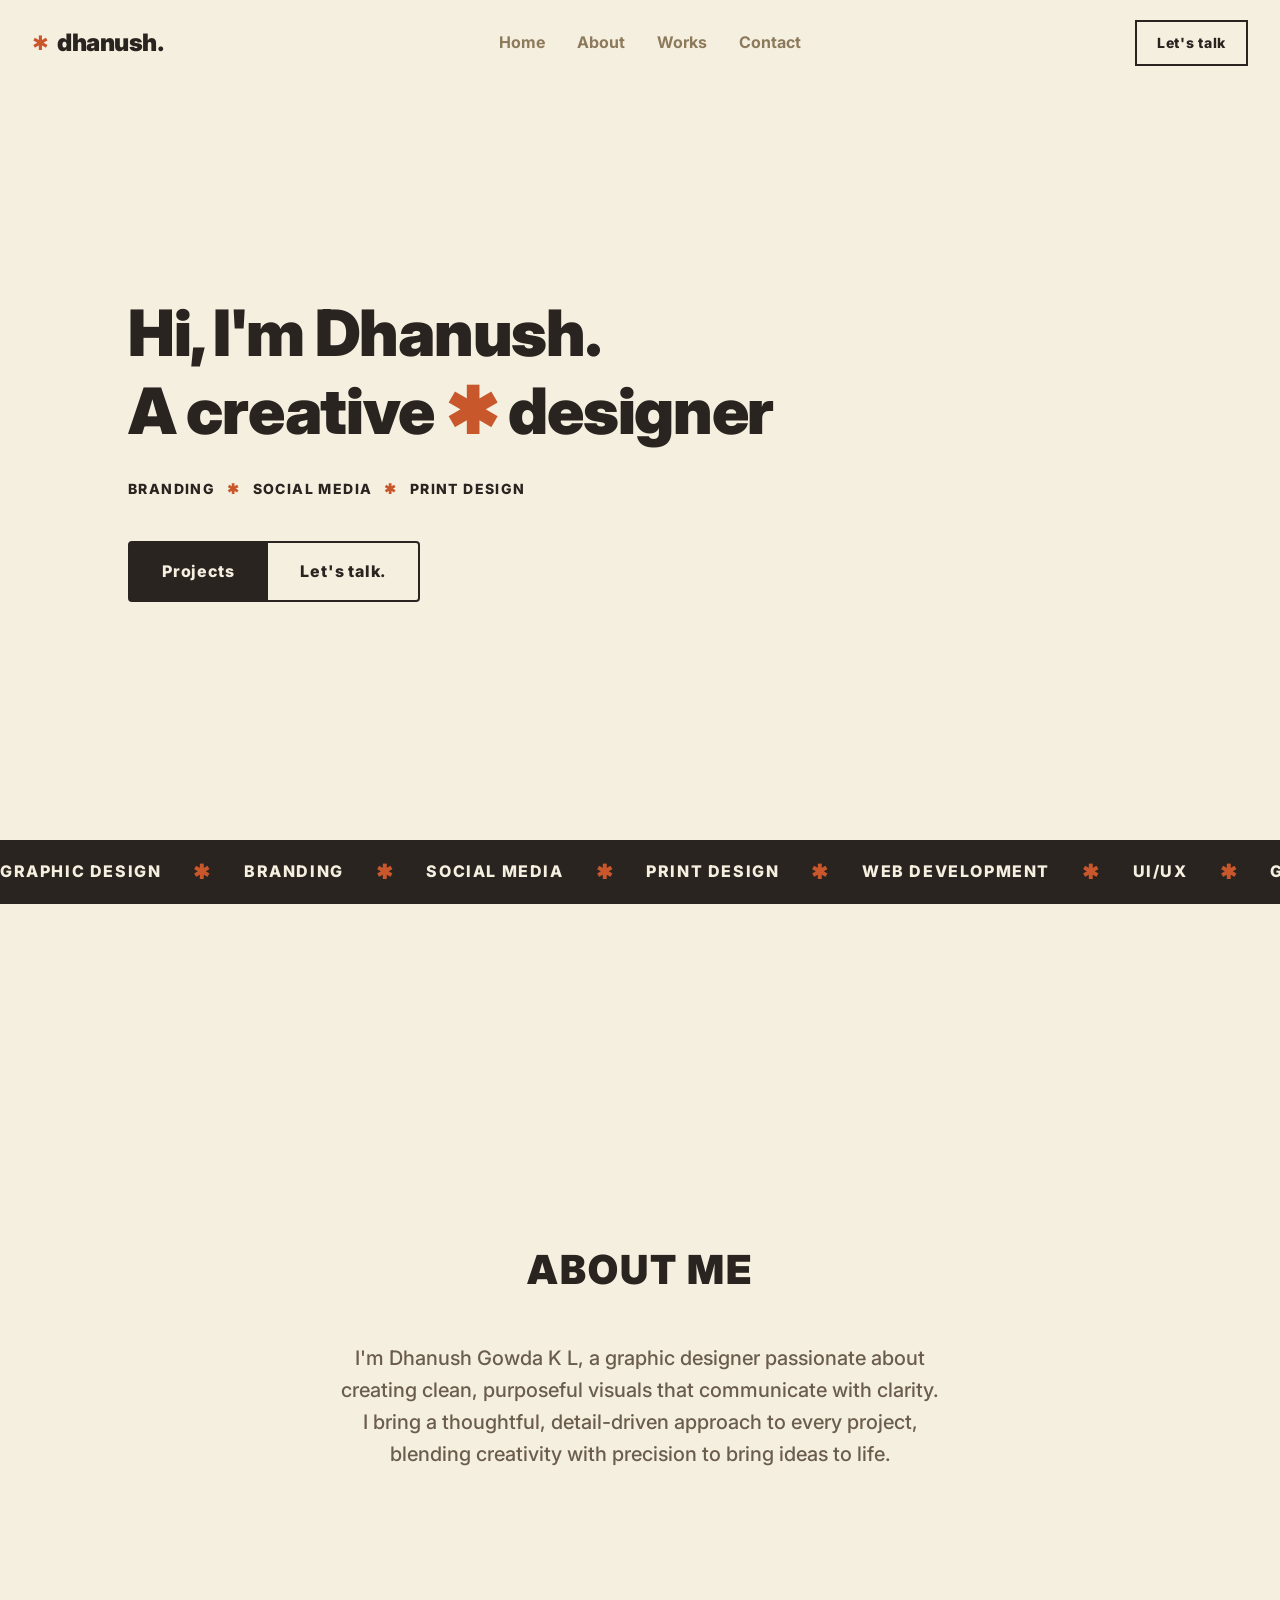
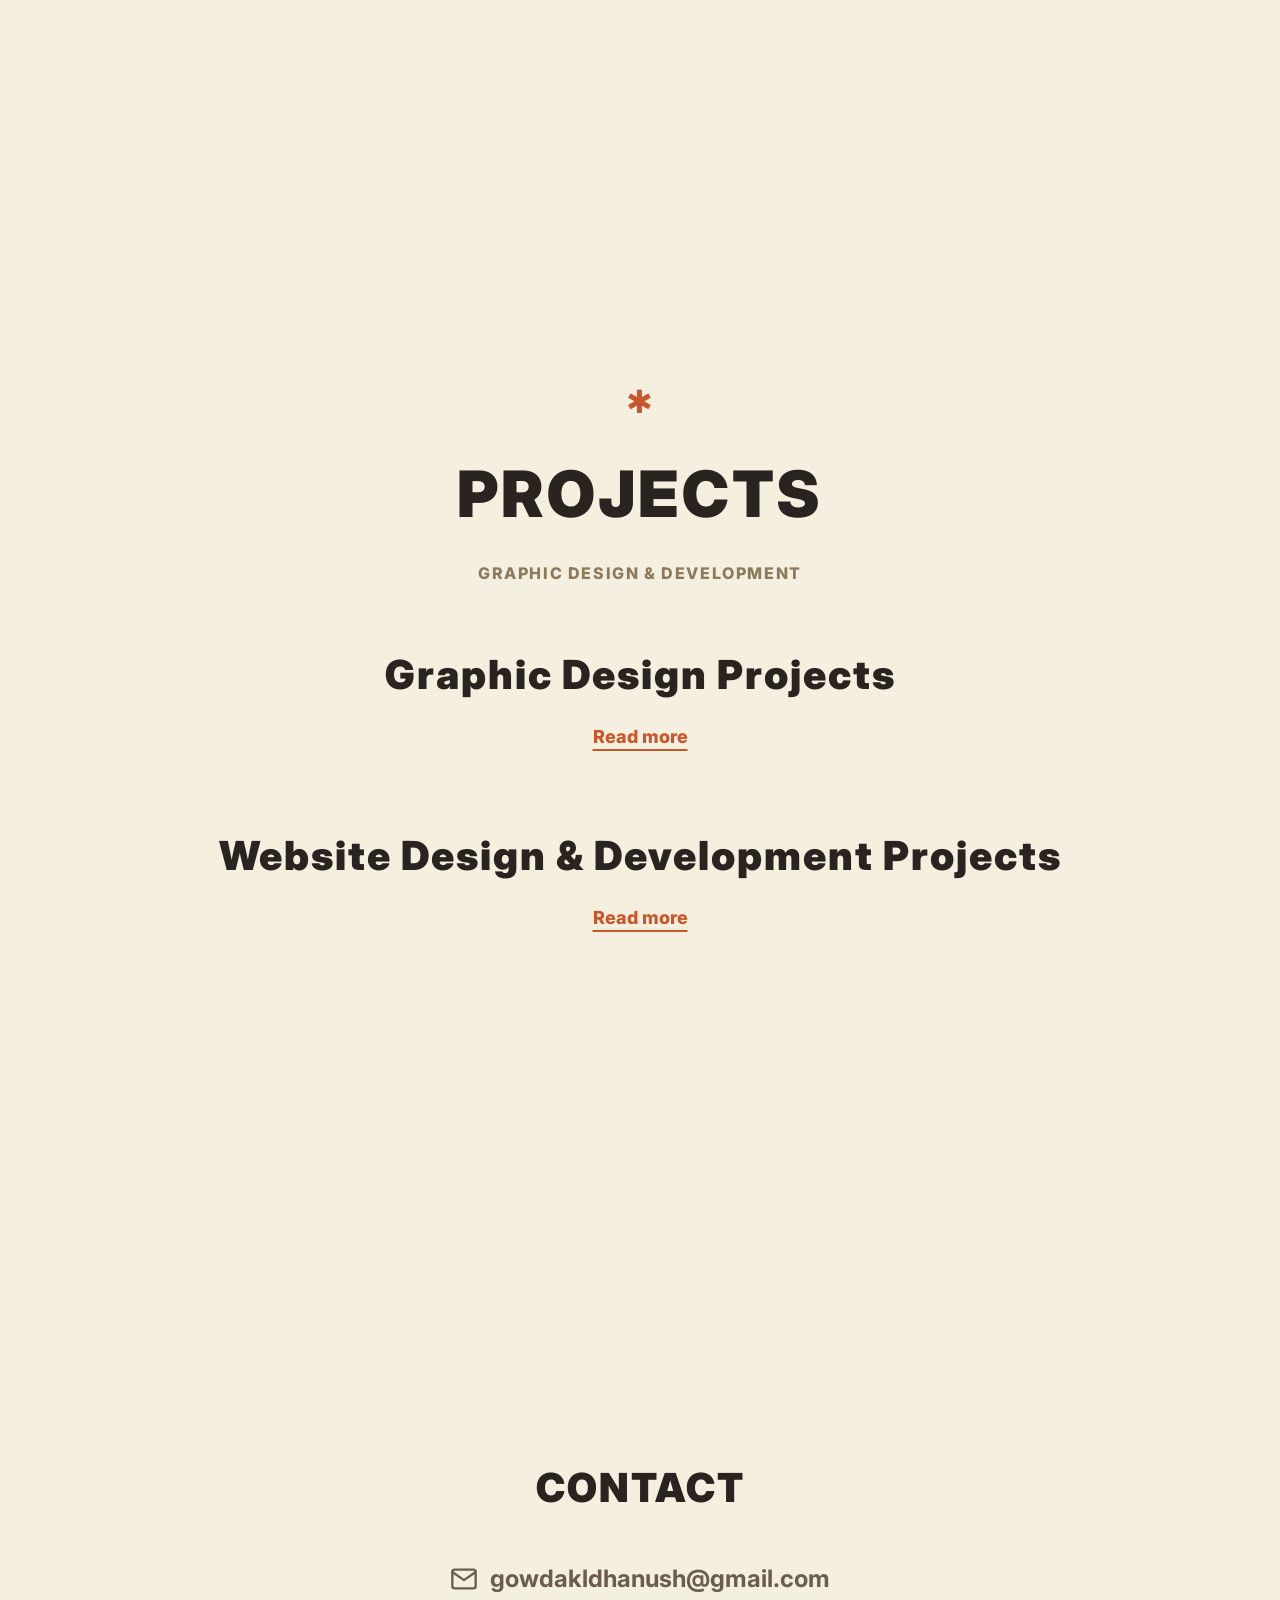
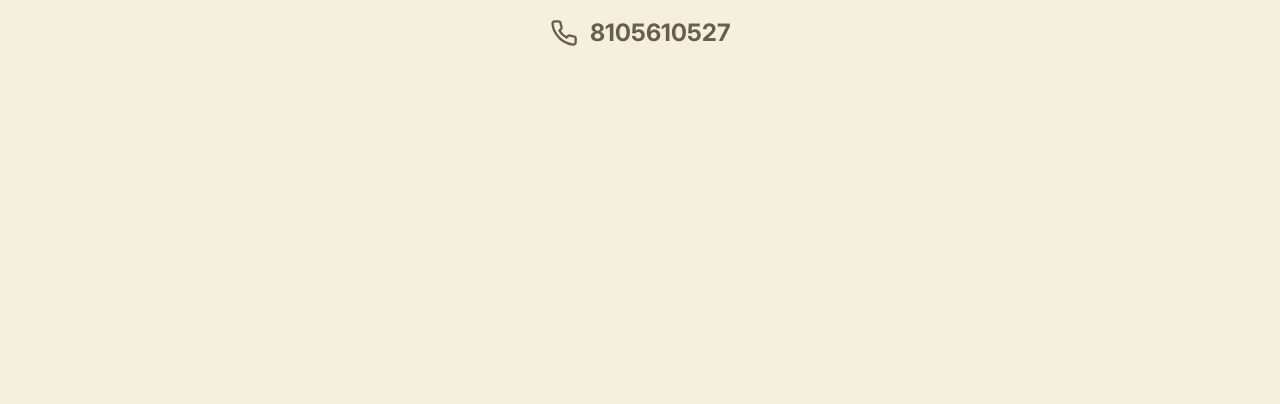
<file: index.html>
<!DOCTYPE html>
<html lang="en">
<head>
  <meta charset="UTF-8">
  <meta name="viewport" content="width=device-width, initial-scale=1.0">
  <title>Dhanush | Graphic Designer</title>
  <link rel="stylesheet" href="styles.css">
</head>
<body>
  <nav>
    <a href="index.html" class="logo-container">
      <span class="sunburst-icon-small">✱</span>
      <span class="logo">dhanush.</span>
    </a>
    <div class="nav-links">
      <a href="#">Home</a>
      <a href="#about">About</a>
      <a href="#projects">Works</a>
      <a href="#contact">Contact</a>
    </div>
    <a href="#contact" class="btn btn-secondary" style="padding: 10px 20px; font-size: 0.875rem;">Let's talk</a>
  </nav>

  <main>
    <section id="hero" class="fade-in">
      <div class="hero-headlines">
        <h1>Hi, I'm Dhanush.</h1>
        <h1>A creative <span class="accent-color">✱</span> designer</h1>
      </div>
      <div class="hero-skills">
        BRANDING <span class="accent-color">✱</span> SOCIAL MEDIA <span class="accent-color">✱</span> PRINT DESIGN
      </div>
      <div class="split-btn-group">
        <a href="#projects" class="btn btn-primary">Projects</a>
        <a href="#contact" class="btn btn-secondary">Let's talk.</a>
      </div>
    </section>

    <!-- Ticker Bar -->
    <div class="ticker-wrap fade-in">
      <div class="ticker-content">
        <div class="ticker-item">GRAPHIC DESIGN <span class="ticker-icon">✱</span></div>
        <div class="ticker-item">BRANDING <span class="ticker-icon">✱</span></div>
        <div class="ticker-item">SOCIAL MEDIA <span class="ticker-icon">✱</span></div>
        <div class="ticker-item">PRINT DESIGN <span class="ticker-icon">✱</span></div>
        <div class="ticker-item">WEB DEVELOPMENT <span class="ticker-icon">✱</span></div>
        <div class="ticker-item">UI/UX <span class="ticker-icon">✱</span></div>
        <!-- Duplicated for seamless loop -->
        <div class="ticker-item">GRAPHIC DESIGN <span class="ticker-icon">✱</span></div>
        <div class="ticker-item">BRANDING <span class="ticker-icon">✱</span></div>
        <div class="ticker-item">SOCIAL MEDIA <span class="ticker-icon">✱</span></div>
        <div class="ticker-item">PRINT DESIGN <span class="ticker-icon">✱</span></div>
        <div class="ticker-item">WEB DEVELOPMENT <span class="ticker-icon">✱</span></div>
        <div class="ticker-item">UI/UX <span class="ticker-icon">✱</span></div>
      </div>
    </div>

    <section id="about" class="fade-in">
      <h2>ABOUT ME</h2>
      <p>I'm Dhanush Gowda K L, a graphic designer passionate about creating clean, purposeful visuals that communicate with clarity. I bring a thoughtful, detail-driven approach to every project, blending creativity with precision to bring ideas to life.</p>
    </section>

    <section id="projects" class="fade-in">
      <div class="section-header-block">
        <span class="sunburst-icon">✱</span>
        <h2>Projects</h2>
        <span class="subtitle">GRAPHIC DESIGN & DEVELOPMENT</span>
      </div>

      <div class="projects-container">
        <!-- Row 1 -->
        <a href="graphic-design.html" class="project-row">
          <div class="project-text">
            <h3 class="project-title">Graphic Design Projects</h3>
            <span class="read-more">Read more</span>
          </div>
        </a>

        <!-- Row 2 -->
        <a href="web-development.html" class="project-row">
          <div class="project-text">
            <h3 class="project-title">Website Design & Development Projects</h3>
            <span class="read-more">Read more</span>
          </div>
        </a>
      </div>
    </section>

    <section id="contact" class="fade-in">
      <h2>CONTACT</h2>
      <div class="contact-info">
        <a href="mailto:gowdakldhanush@gmail.com" class="contact-link">
          <svg class="contact-icon" xmlns="http://www.w3.org/2000/svg" viewBox="0 0 24 24" fill="none" stroke="currentColor" stroke-width="2" stroke-linecap="round" stroke-linejoin="round"><path d="M4 4h16c1.1 0 2 .9 2 2v12c0 1.1-.9 2-2 2H4c-1.1 0-2-.9-2-2V6c0-1.1.9-2 2-2z"></path><polyline points="22,6 12,13 2,6"></polyline></svg>
          gowdakldhanush@gmail.com
        </a>
        <a href="tel:8105610527" class="contact-link">
          <svg class="contact-icon" xmlns="http://www.w3.org/2000/svg" viewBox="0 0 24 24" fill="none" stroke="currentColor" stroke-width="2" stroke-linecap="round" stroke-linejoin="round"><path d="M22 16.92v3a2 2 0 0 1-2.18 2 19.79 19.79 0 0 1-8.63-3.07 19.5 19.5 0 0 1-6-6 19.79 19.79 0 0 1-3.07-8.67A2 2 0 0 1 4.11 2h3a2 2 0 0 1 2 1.72 12.84 12.84 0 0 0 .7 2.81 2 2 0 0 1-.45 2.11L8.09 9.91a16 16 0 0 0 6 6l1.27-1.27a2 2 0 0 1 2.11-.45 12.84 12.84 0 0 0 2.81.7A2 2 0 0 1 22 16.92z"></path></svg>
          8105610527
        </a>
      </div>
    </section>
  </main>

  <script src="script.js"></script>
</body>
</html>
</file>
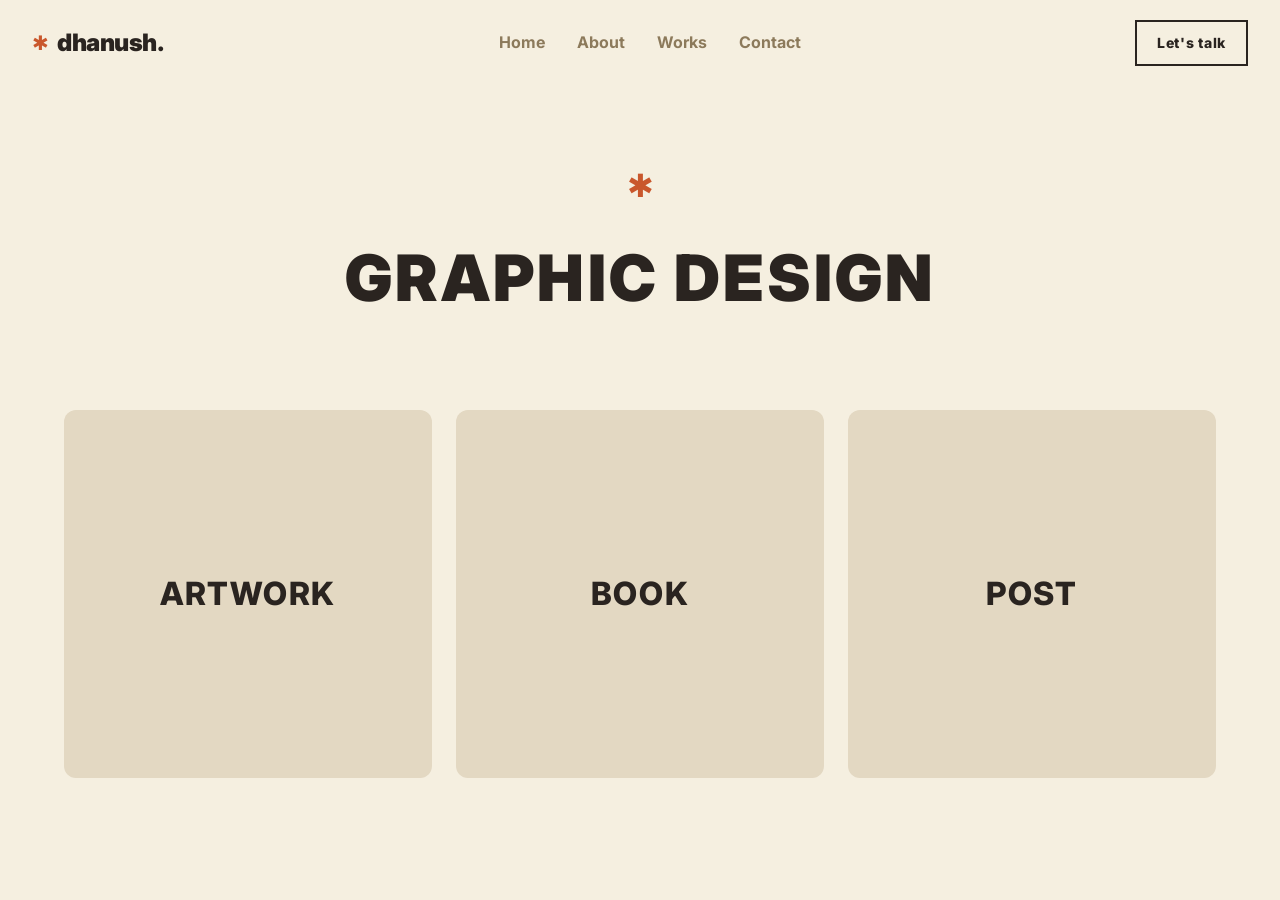
<file: graphic-design.html>
<!DOCTYPE html>
<html lang="en">
<head>
  <meta charset="UTF-8">
  <meta name="viewport" content="width=device-width, initial-scale=1.0">
  <title>Graphic Design | Dhanush Gowda K L</title>
  <link rel="stylesheet" href="styles.css">
</head>
<body>
  <nav>
    <a href="index.html" class="logo-container">
      <span class="sunburst-icon-small">✱</span>
      <span class="logo">dhanush.</span>
    </a>
    <div class="nav-links">
      <a href="index.html">Home</a>
      <a href="index.html#about">About</a>
      <a href="index.html#projects">Works</a>
      <a href="index.html#contact">Contact</a>
    </div>
    <a href="index.html#contact" class="btn btn-secondary" style="padding: 10px 20px; font-size: 0.875rem;">Let's talk</a>
  </nav>

  <main>
    <section class="page-header fade-in">
      <span class="sunburst-icon">✱</span>
      <h1>GRAPHIC DESIGN</h1>
    </section>

    <div class="container fade-in">
      <div class="grid">
        <!-- ARTWORK -->
        <div class="card" data-type="album" data-album="artwork" style="display: flex; justify-content: center; align-items: center;">
          <span class="card-label" style="color: var(--text-primary); font-size: 2rem;">ARTWORK</span>
        </div>

        <!-- Book Card -->
        <div class="card" data-type="book" style="display: flex; justify-content: center; align-items: center;">
          <span class="card-label" style="color: var(--text-primary); font-size: 2rem;">BOOK</span>
        </div>

        <!-- Post Card -->
        <div class="card" data-type="multi-carousel" data-id="carousels" style="display: flex; justify-content: center; align-items: center;">
          <span class="card-label" style="color: var(--text-primary); font-size: 2rem;">POST</span>
        </div>

      </div>
    </div>
  </main>

  <div class="modal" id="modal">
    <button class="modal-close">&times;</button>
    <div class="modal-content" id="modal-content-container">
      <!-- Injected by JS -->
    </div>
  </div>

  <script src="script.js"></script>
</body>
</html>
</file>
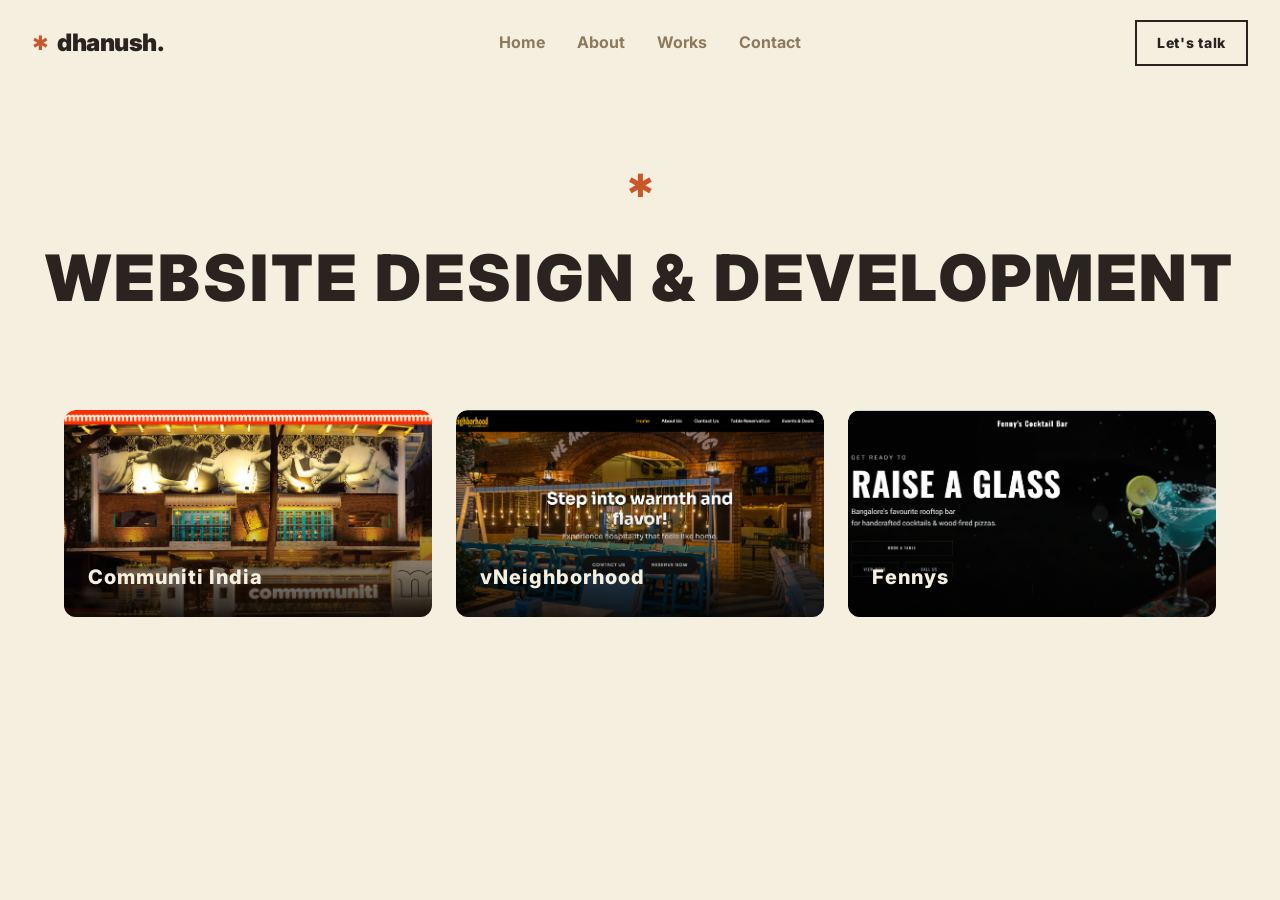
<file: web-development.html>
<!DOCTYPE html>
<html lang="en">
<head>
  <meta charset="UTF-8">
  <meta name="viewport" content="width=device-width, initial-scale=1.0">
  <title>Website Design & Development | Dhanush Gowda K L</title>
  <link rel="stylesheet" href="styles.css">
</head>
<body>
  <nav>
    <a href="index.html" class="logo-container">
      <span class="sunburst-icon-small">✱</span>
      <span class="logo">dhanush.</span>
    </a>
    <div class="nav-links">
      <a href="index.html">Home</a>
      <a href="index.html#about">About</a>
      <a href="index.html#projects">Works</a>
      <a href="index.html#contact">Contact</a>
    </div>
    <a href="index.html#contact" class="btn btn-secondary" style="padding: 10px 20px; font-size: 0.875rem;">Let's talk</a>
  </nav>

  <main>
    <section class="page-header fade-in">
      <span class="sunburst-icon">✱</span>
      <h1>WEBSITE DESIGN & DEVELOPMENT</h1>
    </section>

    <div class="container fade-in">
      <div class="grid">
        <!-- Communiti India Card -->
        <a href="https://communitiindia.com/" target="_blank" class="card web-card" data-type="link">
          <img src="images/website 1.png" alt="Communiti India" style="width: 100%; height: 100%; object-fit: cover; border-radius: var(--border-radius);">
          <div class="card-overlay">
            <span class="card-label">Communiti India</span>
          </div>
        </a>
        <!-- vNeighborhood Card -->
        <a href="https://vneighborhood.in/" target="_blank" class="card web-card" data-type="link">
          <img src="images/website 2.png" alt="vNeighborhood" style="width: 100%; height: 100%; object-fit: cover; border-radius: var(--border-radius);">
          <div class="card-overlay">
            <span class="card-label">vNeighborhood</span>
          </div>
        </a>
        <!-- Fennys Card -->
        <a href="https://fennys.in/" target="_blank" class="card web-card" data-type="link">
          <img src="images/website 3.png" alt="Fennys" style="width: 100%; height: 100%; object-fit: cover; border-radius: var(--border-radius);">
          <div class="card-overlay">
            <span class="card-label">Fennys</span>
          </div>
        </a>
      </div>
    </div>
  </main>

  <div class="modal" id="modal">
    <button class="modal-close">&times;</button>
    <div class="modal-content" id="modal-content-container">
      <!-- Injected by JS -->
    </div>
  </div>

  <script src="script.js"></script>
</body>
</html>
</file>
<file: styles.css>
@import url('https://fonts.googleapis.com/css2?family=Inter:wght@500;700;800;900&display=swap');

:root {
  --bg-color: #F5EFE0;
  --text-primary: #2A2420;
  --text-secondary: #6B5D4D;
  --accent: #C9572C;
  --nav-link: #8C7A5B;
  --card-bg: #E3D8C2;
  --border-color: rgba(166, 147, 111, 0.4);
  --transition: all 0.3s ease;
  --border-radius: 12px;
}

* {
  margin: 0;
  padding: 0;
  box-sizing: border-box;
}

html {
  scroll-behavior: smooth;
  background-color: var(--bg-color);
  color: var(--text-primary);
  font-family: 'Inter', sans-serif;
}

body {
  overflow-x: hidden;
  line-height: 1.6;
}

h1, h2, h3, h4, h5, h6 {
  text-transform: uppercase;
  letter-spacing: 0.05em;
  font-weight: 900;
}

a {
  text-decoration: none;
  color: inherit;
  transition: var(--transition);
}

.strike {
  text-decoration: line-through;
  text-decoration-color: var(--accent);
  text-decoration-thickness: 3px;
}

.accent-color {
  color: var(--accent);
}

/* Navigation */
nav {
  position: fixed;
  top: 0;
  left: 0;
  width: 100%;
  padding: 20px 32px;
  display: flex;
  justify-content: space-between;
  align-items: center;
  z-index: 100;
  background: rgba(245, 239, 224, 0.9);
  backdrop-filter: blur(10px);
}

.logo-container {
  display: flex;
  align-items: center;
  gap: 8px;
}

.logo {
  font-size: 1.5rem;
  font-weight: 900;
  letter-spacing: -0.02em;
  text-transform: lowercase;
}

.sunburst-icon-small {
  color: var(--accent);
  font-size: 1.25rem;
  line-height: 1;
}

.nav-links {
  display: flex;
  gap: 32px;
  align-items: center;
}

.nav-links a {
  color: var(--nav-link);
  font-size: 1rem;
  font-weight: 700;
}

.nav-links a:hover {
  color: var(--text-primary);
}

/* Sections */
section {
  padding: 120px 24px;
  min-height: 100vh;
  display: flex;
  flex-direction: column;
  justify-content: center;
  align-items: center;
}

/* Home Page Hero */
#hero {
  text-align: left;
  align-items: flex-start;
  padding-left: 10%;
  padding-right: 10%;
}

.hero-headlines {
  display: flex;
  flex-direction: column;
  gap: 8px;
  margin-bottom: 32px;
}

.hero-headlines h1 {
  font-size: clamp(2.5rem, 6vw, 4rem);
  line-height: 1.1;
  text-transform: none;
  letter-spacing: -0.02em;
}

.hero-skills {
  color: var(--text-primary);
  font-size: 0.875rem;
  font-weight: 800;
  letter-spacing: 0.1em;
  text-transform: uppercase;
  margin-bottom: 40px;
  display: flex;
  align-items: center;
  gap: 12px;
  flex-wrap: wrap;
}

.split-btn-group {
  display: inline-flex;
}

.split-btn-group .btn {
  border-radius: 0;
}

.split-btn-group .btn:first-child {
  border-top-left-radius: 4px;
  border-bottom-left-radius: 4px;
}

.split-btn-group .btn:last-child {
  border-top-right-radius: 4px;
  border-bottom-right-radius: 4px;
  border-left: none;
}

.btn {
  padding: 16px 32px;
  font-size: 1rem;
  font-weight: 800;
  letter-spacing: 0.05em;
  cursor: pointer;
  display: inline-block;
  text-align: center;
}

.btn-primary {
  background-color: var(--text-primary);
  color: var(--bg-color);
  border: 2px solid var(--text-primary);
}

.btn-primary:hover {
  background-color: var(--accent);
  border-color: var(--accent);
  color: #fff;
}

.btn-secondary {
  background-color: transparent;
  color: var(--text-primary);
  border: 2px solid var(--text-primary);
}

.btn-secondary:hover {
  background-color: var(--text-primary);
  color: var(--bg-color);
}

/* Ticker Bar */
.ticker-wrap {
  width: 100%;
  overflow: hidden;
  background-color: var(--text-primary);
  color: var(--bg-color);
  padding: 16px 0;
  white-space: nowrap;
  display: flex;
  margin-top: -60px; /* Offset to place it right after hero */
}

.ticker-content {
  display: inline-flex;
  animation: ticker 20s linear infinite;
}

@keyframes ticker {
  0% { transform: translate3d(0, 0, 0); }
  100% { transform: translate3d(-50%, 0, 0); }
}

.ticker-item {
  display: inline-flex;
  align-items: center;
  font-weight: 800;
  letter-spacing: 0.1em;
  font-size: 1rem;
  text-transform: uppercase;
}

.ticker-icon {
  color: var(--accent);
  margin: 0 32px;
  font-size: 1.25rem;
}

/* About */
#about p {
  max-width: 600px;
  text-align: center;
  font-size: 1.25rem;
  font-weight: 500;
  color: var(--text-secondary);
}

#about h2 {
  font-size: 2.5rem;
  margin-bottom: 40px;
}

/* Projects Alternating Rows */
.section-header-block {
  text-align: center;
  margin-bottom: 64px;
}

.sunburst-icon {
  color: var(--accent);
  font-size: 2rem;
  margin-bottom: 16px;
  display: block;
}

.section-header-block h2 {
  font-size: clamp(2.5rem, 5vw, 4rem);
  margin-bottom: 16px;
}

.section-header-block .subtitle {
  color: var(--nav-link);
  font-weight: 800;
  letter-spacing: 0.1em;
  text-transform: uppercase;
}

.projects-container {
  width: 100%;
  max-width: 1000px;
  margin: 0 auto;
  display: flex;
  flex-direction: column;
  gap: 80px;
}

.project-row {
  display: flex;
  justify-content: center;
  align-items: center;
  transition: var(--transition);
  text-decoration: none;
  color: inherit;
  width: 100%;
}

.project-row:hover {
  transform: translateY(-4px);
}

.project-text {
  display: flex;
  flex-direction: column;
  align-items: center;
  text-align: center;
  gap: 24px;
}

.tag-pill {
  background-color: var(--accent);
  color: #fff;
  font-weight: 800;
  font-size: 0.875rem;
  padding: 8px 16px;
  border-radius: 8px;
  text-transform: uppercase;
}

.project-title {
  font-size: 2.5rem;
  font-weight: 900;
  line-height: 1.2;
  text-transform: none;
}

.read-more {
  color: var(--accent);
  font-weight: 800;
  text-decoration: underline;
  text-decoration-thickness: 2px;
  text-underline-offset: 6px;
  font-size: 1.125rem;
}

@media (max-width: 768px) {
  nav {
    padding: 16px 24px;
  }

  .nav-links {
    display: none;
  }

  .split-btn-group {
    display: flex;
    flex-direction: column;
    width: 100%;
    gap: 16px;
  }

  .split-btn-group .btn:first-child {
    border-radius: 4px;
  }

  .split-btn-group .btn:last-child {
    border-radius: 4px;
    border-left: 2px solid var(--text-primary);
  }

  .project-row {
    gap: 32px;
  }

  .project-title {
    font-size: 1.75rem;
  }

  .contact-link {
    font-size: 1.125rem;
  }
}

/* Contact */
#contact h2 {
  font-size: 2.5rem;
  margin-bottom: 40px;
}

.contact-info {
  display: flex;
  flex-direction: column;
  gap: 16px;
  align-items: center;
}

.contact-link {
  display: flex;
  align-items: center;
  gap: 12px;
  font-size: 1.5rem;
  font-weight: 700;
  color: var(--text-secondary);
  transition: var(--transition);
}

.contact-icon {
  width: 28px;
  height: 28px;
  flex-shrink: 0;
}

.contact-link:hover {
  color: var(--accent);
}

/* Grid Pages */
.page-header {
  padding: 160px 24px 80px;
  text-align: center;
  min-height: auto;
}

.page-header h1 {
  font-size: clamp(2.5rem, 5vw, 4rem);
}

.container {
  max-width: 1200px;
  margin: 0 auto;
  padding: 0 24px 120px;
}

.grid {
  display: grid;
  grid-template-columns: repeat(3, 1fr);
  gap: 24px;
}

@media (max-width: 1024px) {
  .grid {
    grid-template-columns: repeat(2, 1fr);
  }
}

@media (max-width: 768px) {
  .grid {
    grid-template-columns: 1fr;
  }
}

.card {
  position: relative;
  border-radius: var(--border-radius);
  overflow: hidden;
  aspect-ratio: 1;
  background-color: var(--card-bg);
  cursor: pointer;
  transition: var(--transition);
}

.card.web-card {
  aspect-ratio: 16/9;
}

.card:hover {
  transform: scale(1.02) translateY(-4px);
  box-shadow: 0 20px 40px rgba(42, 36, 32, 0.15);
}

.card-image-placeholder {
  width: 100%;
  height: 100%;
  background-color: var(--card-bg);
}

.card-iframe-container {
  width: 100%;
  height: 100%;
  position: relative;
}

.card-iframe-container iframe {
  width: 100%;
  height: 100%;
  border: none;
  pointer-events: none;
}

.card-overlay {
  position: absolute;
  bottom: 0;
  left: 0;
  width: 100%;
  height: 50%;
  background: linear-gradient(to top, rgba(0,0,0,0.8) 0%, transparent 100%);
  display: flex;
  align-items: flex-end;
  padding: 24px;
}

.card-label {
  font-weight: 800;
  font-size: 1.25rem;
  letter-spacing: 0.05em;
  color: var(--bg-color); /* Updated for better contrast over dark gradient */
}

/* Modal */
.modal {
  position: fixed;
  top: 0;
  left: 0;
  width: 100%;
  height: 100%;
  background: rgba(42, 36, 32, 0.92);
  z-index: 1000;
  display: flex;
  justify-content: center;
  align-items: center;
  opacity: 0;
  pointer-events: none;
  transition: opacity 0.3s ease;
}

.modal.active {
  opacity: 1;
  pointer-events: auto;
}

.modal-close {
  position: absolute;
  top: 32px;
  right: 32px;
  color: var(--bg-color);
  font-size: 3rem;
  font-weight: 900;
  cursor: pointer;
  background: none;
  border: none;
  z-index: 1010;
  line-height: 1;
}

.modal-content {
  max-width: 90vw;
  max-height: 90vh;
  position: relative;
  display: flex;
  flex-direction: column;
  align-items: center;
  gap: 16px;
}

.modal-content img {
  max-width: 100%;
  max-height: 80vh;
  object-fit: contain;
  border-radius: var(--border-radius);
}

.modal-content iframe {
  width: 80vw;
  height: 45vw;
  max-height: 80vh;
  border: none;
  border-radius: var(--border-radius);
  background: var(--card-bg);
}

.live-link {
  color: var(--accent);
  font-weight: 700;
  font-size: 1.2rem;
  text-transform: uppercase;
}

.live-link:hover {
  color: var(--text-primary);
}

/* Animations */
.fade-in {
  opacity: 0;
  transform: translateY(30px);
  transition: opacity 0.8s ease, transform 0.8s ease;
}

.fade-in.visible {
  opacity: 1;
  transform: translateY(0);
}

/* Modal Book Section */
.modal-book-container {
  display: flex;
  overflow-x: auto;
  scroll-snap-type: x mandatory;
  gap: 24px;
  width: 90vw;
  max-width: 1200px;
  padding: 24px 0 48px;
  scrollbar-width: thin;
  scrollbar-color: var(--accent) var(--card-bg);
}

.modal-book-container::-webkit-scrollbar {
  height: 8px;
}
.modal-book-container::-webkit-scrollbar-track {
  background: var(--card-bg);
  border-radius: 4px;
}
.modal-book-container::-webkit-scrollbar-thumb {
  background: var(--accent);
  border-radius: 4px;
}

.modal-book-page {
  flex: 0 0 auto;
  height: 70vh;
  aspect-ratio: 180 / 235;
  object-fit: cover;
  border-radius: var(--border-radius);
  scroll-snap-align: center;
  box-shadow: 0 10px 30px rgba(0, 0, 0, 0.5);
}

.modal-scroll-instruction {
  color: var(--bg-color);
  font-weight: 700;
  text-transform: uppercase;
  letter-spacing: 0.1em;
  margin-top: -16px;
  text-align: center;
}

/* Modal Album Grid */
.modal-album-grid {
  display: grid;
  grid-template-columns: repeat(auto-fill, minmax(200px, 1fr));
  gap: 16px;
  width: 90vw;
  max-width: 1200px;
  max-height: 80vh;
  overflow-y: auto;
  padding: 16px;
}
.album-thumbnail {
  width: 100%;
  aspect-ratio: 1;
  border-radius: 8px;
  overflow: hidden;
  cursor: pointer;
  transition: transform 0.3s ease, box-shadow 0.3s ease;
}
.album-thumbnail img {
  width: 100%;
  height: 100%;
  object-fit: cover;
}
.album-thumbnail:hover {
  transform: scale(1.05);
  box-shadow: 0 10px 20px rgba(0, 0, 0, 0.5);
}

/* Fullscreen Viewer */
.fullscreen-viewer {
  position: absolute;
  top: 0;
  left: 0;
  width: 100%;
  height: 100%;
  background: rgba(42, 36, 32, 0.98);
  z-index: 2000;
  display: flex;
  justify-content: center;
  align-items: center;
}
.fullscreen-viewer img {
  max-width: 90vw;
  max-height: 85vh;
  object-fit: contain;
}
.fullscreen-back-btn {
  position: absolute;
  top: 32px;
  left: 32px;
  background: var(--text-primary);
  color: var(--bg-color);
  border: none;
  padding: 12px 24px;
  border-radius: 4px;
  font-weight: 800;
  cursor: pointer;
  text-transform: uppercase;
  letter-spacing: 0.05em;
  transition: background 0.3s ease;
}
.fullscreen-back-btn:hover {
  background: var(--accent);
}

/* Slideshow */
.slideshow-container {
  position: relative;
  width: 90vw;
  height: 85vh;
  display: flex;
  justify-content: center;
  align-items: center;
}
.slideshow-image {
  max-width: 100%;
  max-height: 100%;
  object-fit: contain;
}
.slideshow-btn {
  position: absolute;
  top: 50%;
  transform: translateY(-50%);
  background: rgba(42, 36, 32, 0.5);
  color: var(--bg-color);
  border: none;
  width: 48px;
  height: 48px;
  font-size: 1.5rem;
  cursor: pointer;
  border-radius: 50%;
  display: flex;
  justify-content: center;
  align-items: center;
  transition: background 0.3s ease;
  z-index: 10;
}
.slideshow-btn:hover {
  background: var(--accent);
}
.prev-btn {
  left: 16px;
}
.next-btn {
  right: 16px;
}
.slideshow-counter {
  position: absolute;
  bottom: 16px;
  left: 50%;
  transform: translateX(-50%);
  background: rgba(42, 36, 32, 0.7);
  color: var(--bg-color);
  padding: 4px 12px;
  border-radius: 12px;
  font-size: 0.875rem;
  font-weight: 700;
  letter-spacing: 0.1em;
  z-index: 10;
}
</file>
